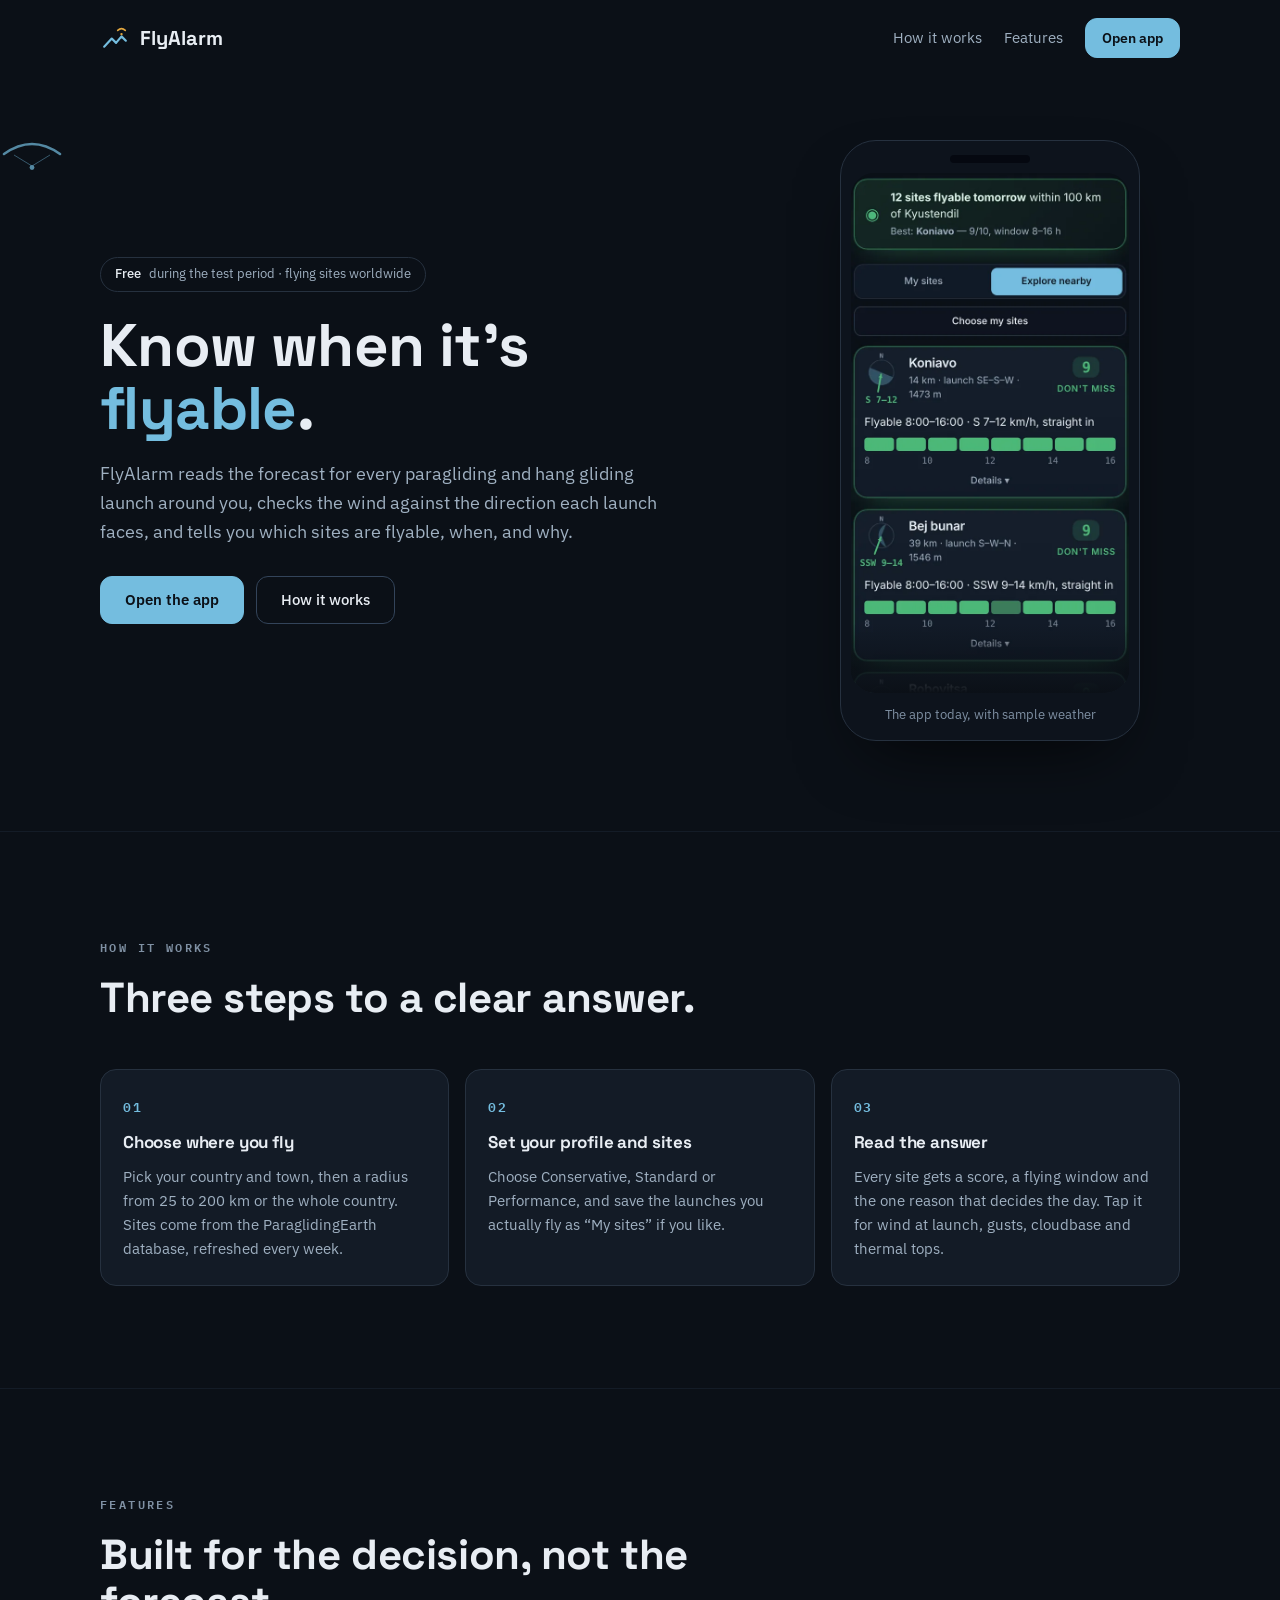
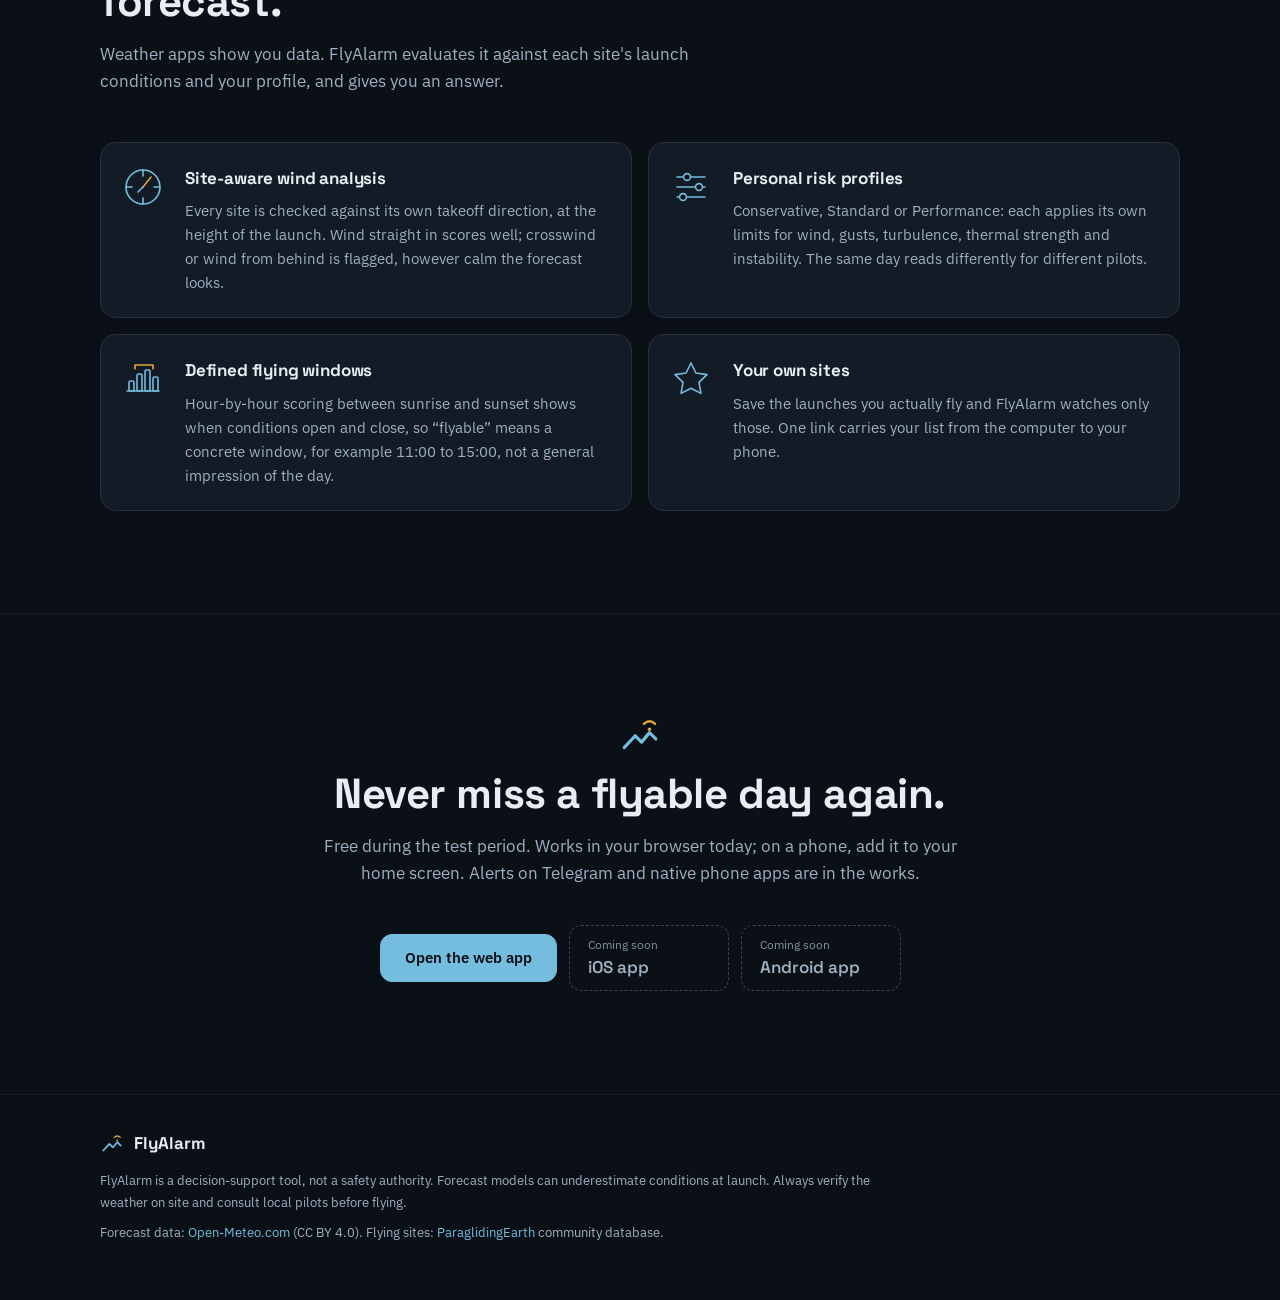
<file: index.html>
<!DOCTYPE html>
<html lang="en">
<head>
<meta charset="utf-8">
<meta name="viewport" content="width=device-width, initial-scale=1">
<title>FlyAlarm — know when it's flyable</title>
<meta name="description" content="FlyAlarm reads the forecast for every paragliding and hang gliding launch around you, checks the wind against each launch, and tells you which sites are flyable, when, and why.">
<meta name="theme-color" content="#0b1017">
<link rel="icon" href="app/icon.svg" type="image/svg+xml">
<link rel="apple-touch-icon" href="app/icon-180.png">
<link rel="preconnect" href="https://fonts.googleapis.com">
<link rel="preconnect" href="https://fonts.gstatic.com" crossorigin>
<link href="https://fonts.googleapis.com/css2?family=Space+Grotesk:wght@500;600;700&family=IBM+Plex+Sans:wght@400;500;600&family=IBM+Plex+Mono:wght@500;600&display=swap" rel="stylesheet">
<style>
:root{
  --bg:#0b1017; --panel:#131b26; --panel2:#182230; --line:#26313f;
  --ink:#e8edf3; --muted:#9fb0c1; --faint:#7f90a3; --accent:#74bddf; --amber:#e2a63e;
  --sans:"IBM Plex Sans",system-ui,-apple-system,"Segoe UI",Roboto,sans-serif;
  --display:"Space Grotesk",system-ui,-apple-system,"Segoe UI",Roboto,sans-serif;
  --mono:"IBM Plex Mono",ui-monospace,Menlo,Consolas,monospace;
}
*{box-sizing:border-box;margin:0;padding:0}
html{scroll-behavior:smooth}
body{background:var(--bg);color:var(--ink);font:16px/1.6 var(--sans);-webkit-text-size-adjust:100%}
a{color:var(--accent);text-decoration:none}
a:hover{color:#9ed3ea}
img,svg{display:block;max-width:100%}
.wrap{max-width:1120px;margin:0 auto;padding:0 20px}
h1,h2,h3{font-family:var(--display);letter-spacing:-.01em}
.kicker{font:600 12px var(--mono);letter-spacing:.2em;text-transform:uppercase;color:var(--faint)}
.btn{display:inline-flex;align-items:center;justify-content:center;gap:9px;min-height:46px;
  padding:11px 24px;border-radius:12px;border:1px solid #33445a;color:var(--ink);
  font-weight:500;font-size:15px;transition:border-color .15s,background .15s,color .15s}
.btn:hover{border-color:var(--accent);color:var(--ink)}
.btn-primary{background:var(--accent);border-color:var(--accent);color:#0b1017;font-weight:600}
.btn-primary:hover{background:#8fd0ec;border-color:#8fd0ec;color:#0b1017}
.btn-sm{min-height:40px;padding:8px 16px;font-size:14px}
@keyframes fa-glide{0%{left:-90px;top:12%}25%{top:8%}50%{top:14%}75%{top:7%}100%{left:104%;top:11%}}
@media (prefers-reduced-motion:reduce){*{animation:none!important}}

/* nav */
nav{display:flex;align-items:center;gap:22px;padding:18px 0}
.mark{display:flex;align-items:center;gap:10px;font-family:var(--display);font-weight:700;font-size:20px;color:var(--ink)}
.mark:hover{color:var(--ink)}
nav .links{margin-left:auto;display:flex;gap:22px;font-size:15px}
nav .links a{color:var(--muted)}
nav .links a:hover{color:var(--ink)}
@media (max-width:640px){ nav .links{display:none} nav .btn{margin-left:auto} }

/* hero */
.hero{position:relative;padding:clamp(24px,5vw,64px) 0 clamp(40px,7vw,90px);overflow:hidden}
.hero-grid{display:grid;gap:clamp(32px,5vw,64px);grid-template-columns:1fr;align-items:center}
@media (min-width:900px){.hero-grid{grid-template-columns:1.1fr minmax(300px,380px)}}
.pill{display:inline-flex;align-items:center;gap:8px;font-size:13px;color:var(--muted);
  border:1px solid var(--line);border-radius:99px;padding:6px 14px;margin-bottom:22px}
.pill b{color:var(--ink);font-weight:500}
h1{font-size:clamp(38px,7.5vw,60px);line-height:1.05;font-weight:700}
h1 b{color:var(--accent);font-weight:700}
.hero p.sub{color:var(--muted);font-size:clamp(16px,1.4vw,18px);max-width:33em;margin:20px 0 30px}
.cta{display:flex;flex-wrap:wrap;gap:12px}
.glider{position:absolute;z-index:0;pointer-events:none;animation:fa-glide 18s linear infinite;opacity:.7}
.hero-grid{position:relative;z-index:1}
@media (max-width:899px){ .glider{display:none} }

/* phone with the real app */
.phone{justify-self:center;width:min(300px,82vw);border:1px solid var(--line);border-radius:36px;
  background:#0d131c;padding:12px 10px 14px;box-shadow:0 30px 70px -30px rgba(0,0,0,.8)}
.phone .cam{width:80px;height:8px;border-radius:8px;background:#050810;margin:2px auto 10px}
.screen{height:min(520px,112vw);overflow:hidden;border-radius:24px;background:var(--bg);position:relative}
.screen img{width:100%;height:auto}
.screen::after{content:"";position:absolute;left:0;right:0;bottom:0;height:70px;
  background:linear-gradient(180deg,rgba(11,16,23,0),var(--bg))}
.phone-cap{margin-top:12px;text-align:center;font-size:13px;color:var(--faint)}

/* sections */
section{padding:clamp(48px,8vw,104px) 0;border-top:1px solid #141c27}
.sec-head{max-width:640px;margin-bottom:clamp(28px,4vw,48px)}
h2{font-size:clamp(28px,4.6vw,42px);line-height:1.12;margin:14px 0 16px}
.sec-head p{color:var(--muted);font-size:clamp(15px,1.3vw,17px)}
.features{display:grid;gap:16px;grid-template-columns:1fr}
@media (min-width:720px){ .features{grid-template-columns:1fr 1fr} }
.feat{display:grid;grid-template-columns:48px 1fr;gap:16px;background:var(--panel);
  border:1px solid var(--line);border-radius:16px;padding:22px 20px}
.feat svg{width:44px;height:44px;stroke:var(--accent);fill:none;stroke-width:1.6;stroke-linecap:round;stroke-linejoin:round}
.feat h3{font-size:17px;margin-bottom:7px}
.feat p{color:var(--muted);font-size:15px}
.steps{display:grid;gap:16px;grid-template-columns:repeat(auto-fit,minmax(min(240px,100%),1fr))}
.step{background:var(--panel);border:1px solid var(--line);border-radius:16px;padding:24px 22px}
.step .num{font:600 13px var(--mono);color:var(--accent);letter-spacing:.12em}
.step h3{font-size:17px;margin:10px 0 8px}
.step p{color:var(--muted);font-size:15px}

/* get */
#get{text-align:center}
#get .sec-head{margin:0 auto clamp(24px,3vw,40px)}
.stores{display:flex;flex-wrap:wrap;gap:12px;justify-content:center;align-items:center}
.store{display:flex;flex-direction:column;align-items:flex-start;min-width:160px;text-align:left;
  border:1px dashed #33445a;border-radius:12px;padding:9px 18px;color:var(--muted);cursor:default}
.store small{font-size:12px;color:var(--faint)}
.store b{font-family:var(--display);font-size:17px;font-weight:600}

footer{border-top:1px solid #141c27;padding:34px 0 56px;color:var(--muted);font-size:13px;line-height:1.7}
footer .mark{font-size:17px;margin-bottom:12px}
footer p{max-width:60em}
footer p + p{margin-top:8px}
</style>
</head>
<body>
<div class="wrap">
  <nav>
    <a class="mark" href="./">
      <svg width="30" height="26" viewBox="0 0 48 48" aria-hidden="true"><path d="M4 40 L18 25 L26 33 L36 21 L44 29" stroke="#74bddf" stroke-width="4" fill="none" stroke-linecap="round" stroke-linejoin="round"/><path d="M29 10 Q36 3.5 43 10" stroke="#e2a63e" stroke-width="3" fill="none" stroke-linecap="round"/><circle cx="36" cy="16.8" r="2.2" fill="#e2a63e"/></svg>
      FlyAlarm
    </a>
    <div class="links">
      <a href="#how">How it works</a>
      <a href="#features">Features</a>
    </div>
    <a class="btn btn-primary btn-sm" href="app/">Open app</a>
  </nav>
</div>

<header class="hero">
  <svg class="glider" width="64" height="30" viewBox="0 0 64 30" aria-hidden="true"><path d="M4 14 Q32 -6 60 14" stroke="#74bddf" stroke-width="2.5" fill="none" stroke-linecap="round"/><path d="M14 15 L32 26 L50 15" stroke="#74bddf" stroke-width="1" fill="none" opacity=".6"/><circle cx="32" cy="27.5" r="2.4" fill="#74bddf"/></svg>
  <div class="wrap hero-grid">
    <div>
      <span class="pill"><b>Free</b> during the test period · flying sites worldwide</span>
      <h1>Know when it's <b>flyable</b>.</h1>
      <p class="sub">FlyAlarm reads the forecast for every paragliding and hang gliding launch around you, checks the wind against the direction each launch faces, and tells you which sites are flyable, when, and why.</p>
      <div class="cta">
        <a class="btn btn-primary" href="app/">Open the app</a>
        <a class="btn" href="#how">How it works</a>
      </div>
    </div>
    <figure class="phone">
      <div class="cam" aria-hidden="true"></div>
      <div class="screen">
        <picture>
          <source srcset="assets/app-preview.webp" type="image/webp">
          <img src="assets/app-preview.jpg" width="600" height="1416" loading="eager"
            alt="FlyAlarm on a phone: 12 sites flyable tomorrow near Kyustendil, with site cards showing score, flying window and wind against the launch">
        </picture>
      </div>
      <figcaption class="phone-cap">The app today, with sample weather</figcaption>
    </figure>
  </div>
</header>

<section id="how">
  <div class="wrap">
    <div class="sec-head">
      <span class="kicker">How it works</span>
      <h2>Three steps to a clear answer.</h2>
    </div>
    <div class="steps">
      <div class="step"><span class="num">01</span><h3>Choose where you fly</h3>
        <p>Pick your country and town, then a radius from 25 to 200 km or the whole country. Sites come from the ParaglidingEarth database, refreshed every week.</p></div>
      <div class="step"><span class="num">02</span><h3>Set your profile and sites</h3>
        <p>Choose Conservative, Standard or Performance, and save the launches you actually fly as “My sites” if you like.</p></div>
      <div class="step"><span class="num">03</span><h3>Read the answer</h3>
        <p>Every site gets a score, a flying window and the one reason that decides the day. Tap it for wind at launch, gusts, cloudbase and thermal tops.</p></div>
    </div>
  </div>
</section>

<section id="features">
  <div class="wrap">
    <div class="sec-head">
      <span class="kicker">Features</span>
      <h2>Built for the decision, not the forecast.</h2>
      <p>Weather apps show you data. FlyAlarm evaluates it against each site's launch conditions and your profile, and gives you an answer.</p>
    </div>
    <div class="features">
      <div class="feat">
        <svg viewBox="0 0 44 44" aria-hidden="true"><circle cx="22" cy="22" r="17"/><path d="M22 5v6M22 33v6M5 22h6M33 22h6"/><path d="M22 22 L30 12" stroke="#e2a63e"/><path d="M17 27 L22 22"/></svg>
        <div><h3>Site-aware wind analysis</h3>
        <p>Every site is checked against its own takeoff direction, at the height of the launch. Wind straight in scores well; crosswind or wind from behind is flagged, however calm the forecast looks.</p></div>
      </div>
      <div class="feat">
        <svg viewBox="0 0 44 44" aria-hidden="true"><path d="M8 12h28M8 22h28M8 32h28"/><circle cx="18" cy="12" r="3.4" fill="#0b1017"/><circle cx="30" cy="22" r="3.4" fill="#0b1017"/><circle cx="14" cy="32" r="3.4" fill="#0b1017"/></svg>
        <div><h3>Personal risk profiles</h3>
        <p>Conservative, Standard or Performance: each applies its own limits for wind, gusts, turbulence, thermal strength and instability. The same day reads differently for different pilots.</p></div>
      </div>
      <div class="feat">
        <svg viewBox="0 0 44 44" aria-hidden="true"><path d="M6 34h32"/><rect x="8" y="24" width="5" height="10" rx="1.4"/><rect x="16" y="17" width="5" height="17" rx="1.4"/><rect x="24" y="13" width="5" height="21" rx="1.4"/><rect x="32" y="20" width="5" height="14" rx="1.4"/><path d="M14 8h18M14 8v4M32 8v4" stroke="#e2a63e"/></svg>
        <div><h3>Defined flying windows</h3>
        <p>Hour-by-hour scoring between sunrise and sunset shows when conditions open and close, so “flyable” means a concrete window, for example 11:00 to 15:00, not a general impression of the day.</p></div>
      </div>
      <div class="feat">
        <svg viewBox="0 0 44 44" aria-hidden="true"><path d="M22 6l4.9 10 11.1 1.6-8 7.8 1.9 11L22 31.2l-9.9 5.2 1.9-11-8-7.8 11.1-1.6z"/></svg>
        <div><h3>Your own sites</h3>
        <p>Save the launches you actually fly and FlyAlarm watches only those. One link carries your list from the computer to your phone.</p></div>
      </div>
    </div>
  </div>
</section>

<section id="get">
  <div class="wrap">
    <div class="sec-head">
      <svg width="44" height="38" viewBox="0 0 48 48" style="margin:0 auto 16px" aria-hidden="true"><path d="M4 40 L18 25 L26 33 L36 21 L44 29" stroke="#74bddf" stroke-width="4" fill="none" stroke-linecap="round" stroke-linejoin="round"/><path d="M29 10 Q36 3.5 43 10" stroke="#e2a63e" stroke-width="3" fill="none" stroke-linecap="round"/><circle cx="36" cy="16.8" r="2.2" fill="#e2a63e"/></svg>
      <h2>Never miss a flyable day again.</h2>
      <p>Free during the test period. Works in your browser today; on a phone, add it to your home screen. Alerts on Telegram and native phone apps are in the works.</p>
    </div>
    <div class="stores">
      <a class="btn btn-primary" href="app/">Open the web app</a>
      <span class="store" aria-disabled="true"><small>Coming soon</small><b>iOS app</b></span>
      <span class="store" aria-disabled="true"><small>Coming soon</small><b>Android app</b></span>
    </div>
  </div>
</section>

<footer>
  <div class="wrap">
    <a class="mark" href="./">
      <svg width="24" height="21" viewBox="0 0 48 48" aria-hidden="true"><path d="M4 40 L18 25 L26 33 L36 21 L44 29" stroke="#74bddf" stroke-width="4" fill="none" stroke-linecap="round" stroke-linejoin="round"/><path d="M29 10 Q36 3.5 43 10" stroke="#e2a63e" stroke-width="3" fill="none" stroke-linecap="round"/><circle cx="36" cy="16.8" r="2.2" fill="#e2a63e"/></svg>
      FlyAlarm
    </a>
    <p>FlyAlarm is a decision-support tool, not a safety authority. Forecast models can underestimate conditions at launch. Always verify the weather on site and consult local pilots before flying.</p>
    <p>Forecast data: <a href="https://open-meteo.com/" target="_blank" rel="noopener">Open-Meteo.com</a> (CC BY 4.0). Flying sites: <a href="https://www.paraglidingearth.com/" target="_blank" rel="noopener">ParaglidingEarth</a> community database.</p>
  </div>
</footer>
</body>
</html>
</file>
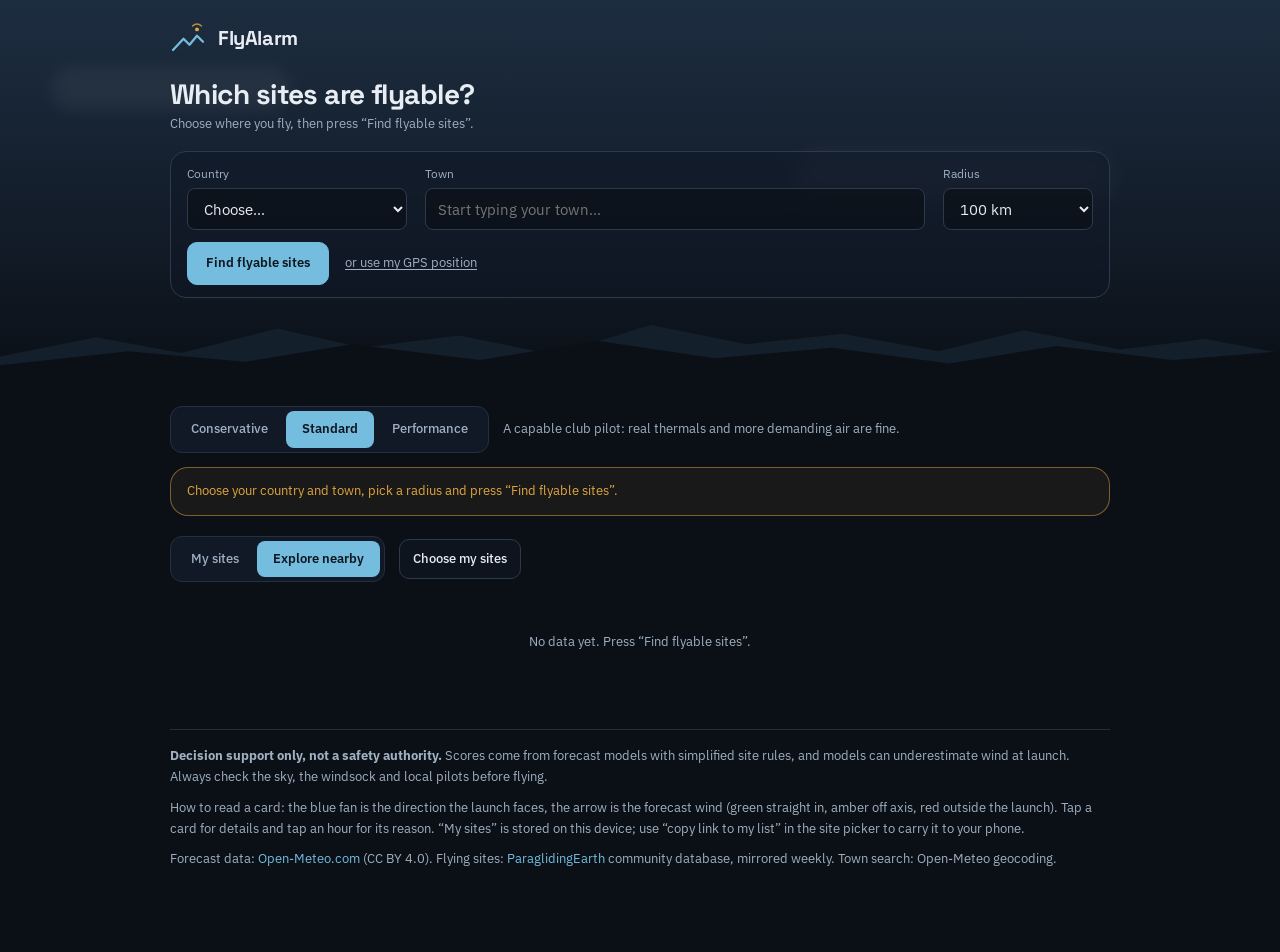
<file: app/index.html>
<!DOCTYPE html>
<html lang="en">
<head>
<meta charset="utf-8">
<meta name="viewport" content="width=device-width, initial-scale=1, viewport-fit=cover">
<title>FlyAlarm — know when it's flyable</title>
<meta name="description" content="Which paragliding and hang gliding sites around you are flyable, when, and why.">
<meta name="theme-color" content="#0b1017">
<link rel="manifest" href="./manifest.webmanifest">
<link rel="icon" href="./icon.svg" type="image/svg+xml">
<link rel="apple-touch-icon" href="./icon-180.png">
<meta name="apple-mobile-web-app-capable" content="yes">
<meta name="mobile-web-app-capable" content="yes">
<meta name="apple-mobile-web-app-status-bar-style" content="black-translucent">
<meta name="apple-mobile-web-app-title" content="FlyAlarm">
<link rel="preconnect" href="https://fonts.googleapis.com">
<link rel="preconnect" href="https://fonts.gstatic.com" crossorigin>
<link href="https://fonts.googleapis.com/css2?family=Space+Grotesk:wght@500;600;700&family=IBM+Plex+Mono:wght@400;500;600&family=IBM+Plex+Sans:wght@400;500;600&display=swap" rel="stylesheet">
<link rel="stylesheet" href="./styles.css">
<!-- FlyAlarm app v1.6 -->
</head>
<body>
<div class="hero">
  <span class="cloud c1"></span><span class="cloud c2"></span>
  <div class="wrap">
    <header>
      <div class="mark">
        <a href="../" class="mark-link" title="FlyAlarm home">
        <svg width="36" height="36" viewBox="0 0 48 48" aria-hidden="true">
          <path d="M4 40 L18 25 L26 33 L36 21 L44 29" stroke="var(--accent)" stroke-width="3" fill="none" stroke-linecap="round" stroke-linejoin="round"/>
          <path d="M30 8 Q36 2.5 42 8" stroke="var(--amber)" stroke-width="1.8" fill="none" stroke-linecap="round" opacity=".8"/>
          <circle cx="36" cy="12.5" r="2.6" fill="var(--amber)"/>
        </svg>
        <span class="wordmark">FlyAlarm</span>
        </a>
      </div>
    </header>

    <h1 id="today-line">Which sites are flyable?</h1>
    <p id="today-sub"></p>

    <div class="settings" id="settings">
      <div class="place-summary" id="place-summary" hidden>
        <span class="place-ico" aria-hidden="true">
          <svg width="16" height="16" viewBox="0 0 24 24"><path d="M12 22s7-6.2 7-12a7 7 0 1 0-14 0c0 5.8 7 12 7 12z" fill="none" stroke="currentColor" stroke-width="2"/><circle cx="12" cy="10" r="2.6" fill="currentColor"/></svg>
        </span>
        <span id="place-line"></span>
        <button class="site-act" id="place-edit" type="button">Change</button>
      </div>
      <div class="place-form" id="place-form">
        <label class="f-country"><span class="f-label">Country</span>
          <select id="country"><option value="">Choose…</option></select>
        </label>
        <label class="f-city"><span class="f-label">Town</span>
          <input id="city" type="text" autocomplete="off" spellcheck="false" placeholder="Start typing your town…"
            role="combobox" aria-autocomplete="list" aria-expanded="false" aria-controls="city-list">
        </label>
        <label class="f-radius"><span class="f-label">Radius</span>
          <select id="radius">
            <option value="25">25 km</option>
            <option value="50">50 km</option>
            <option value="100" selected>100 km</option>
            <option value="200">200 km</option>
            <option value="country">Whole country</option>
          </select>
        </label>
        <div class="form-acts">
          <button class="btn btn-primary" id="search">Find flyable sites</button>
          <button class="site-act" id="geo" type="button">or use my GPS position</button>
        </div>
      </div>
    </div>
    <p id="status" role="status" aria-live="polite"></p>
  </div>
  <div class="ridge" aria-hidden="true"></div>
</div>

<div class="wrap">
  <div class="controls">
    <nav id="day-tabs" aria-label="Forecast day"></nav>
    <div class="tier-row">
      <div class="seg" role="group" aria-label="Pilot profile">
        <button data-tier="conservative">Conservative</button>
        <button data-tier="standard">Standard</button>
        <button data-tier="performance">Performance</button>
      </div>
      <span id="tier-blurb"></span>
    </div>
  </div>

  <div id="banner" hidden></div>
  <div id="alert" hidden></div>

  <div class="viewbar">
    <div class="seg" role="group" aria-label="Which sites">
      <button data-view="watch">My sites <span id="watch-count" class="count"></span></button>
      <button data-view="explore">Explore nearby</button>
    </div>
    <button class="btn btn-small" id="manage">Choose my sites</button>
  </div>

  <main id="cards"></main>

  <footer>
    <p><strong>Decision support only, not a safety authority.</strong>
    Scores come from forecast models with simplified site rules, and models can underestimate wind at launch.
    Always check the sky, the windsock and local pilots before flying.</p>
    <p>How to read a card: the blue fan is the direction the launch faces, the arrow is the forecast wind
    (green straight in, amber off axis, red outside the launch). Tap a card for details and tap an hour for its reason.
    “My sites” is stored on this device; use “copy link to my list” in the site picker to carry it to your phone.</p>
    <p class="credits">Forecast data: <a href="https://open-meteo.com/" target="_blank" rel="noopener">Open-Meteo.com</a> (CC BY 4.0).
    Flying sites: <a href="https://www.paraglidingearth.com/" target="_blank" rel="noopener">ParaglidingEarth</a> community database, mirrored weekly.
    Town search: Open-Meteo geocoding.</p>
    <p class="data-line" id="source"></p>
  </footer>

  <div id="picker" class="picker" hidden role="dialog" aria-modal="true" aria-labelledby="picker-title">
    <div class="picker-box">
      <div class="picker-head">
        <h3 id="picker-title">Choose my sites</h3>
        <button class="site-act" id="picker-close">Close</button>
      </div>
      <p class="picker-sub">Tick the launches you fly. Only these are monitored in “My sites”. The list follows your location and radius.</p>
      <input id="picker-filter" type="search" placeholder="Filter by name…" autocomplete="off">
      <div id="picker-list" class="picker-list"></div>
      <div class="picker-foot">
        <span id="picker-count"></span>
        <button class="site-act" id="share-list">copy link to my list</button>
        <button class="btn btn-primary btn-small" id="picker-done">Done</button>
      </div>
    </div>
  </div>
</div>

<ul id="city-list" class="city-list" role="listbox" aria-label="Matching towns" hidden></ul>

<script src="./core.js"></script>
<script src="./ui.js" defer></script>
</body>
</html>
</file>
<file: app/styles.css>
:root{
  --bg:#0b1017; --hero-top:#1d2d40; --hero-mid:#131d2a;
  --panel:#111927; --panel2:#151f2c; --line:#24303f; --line2:#2c3a4c;
  --ink:#e8edf3; --muted:#9fb0c1; --faint:#68798c;
  --good:#4cb877; --good-soft:#2c5a43; --amber:#e2a63e; --bad:#d75b40;
  --accent:#74bddf; --r:18px;
}
*{box-sizing:border-box;margin:0;padding:0}
html{-webkit-text-size-adjust:100%}
body{color:var(--ink);font:15px/1.6 "IBM Plex Sans",system-ui,sans-serif;
  background:var(--bg);min-height:100vh;padding-bottom:72px}
.wrap{max-width:980px;margin:0 auto;padding:0 20px}
button{font:inherit;color:inherit;background:none;border:none;cursor:pointer}
button:focus-visible,select:focus-visible,input:focus-visible{outline:2px solid var(--accent);outline-offset:2px}
a{color:var(--accent);text-decoration:none}
a:hover{color:#9ed3ea}

/* ---------- hero header ---------- */
.hero{position:relative;overflow:hidden;padding-bottom:104px;
  background:linear-gradient(180deg,var(--hero-top) 0%,var(--hero-mid) 58%,var(--bg) 100%)}
.hero .cloud{position:absolute;border-radius:60px;background:#fff;pointer-events:none}
.hero .c1{top:18%;left:4%;width:240px;height:44px;opacity:.045;filter:blur(7px);animation:drift 30s linear infinite alternate}
.hero .c2{top:40%;left:62%;width:320px;height:54px;opacity:.035;filter:blur(9px);animation:drift 40s linear infinite alternate-reverse}
header{position:relative;z-index:2;display:flex;align-items:center;gap:13px;flex-wrap:wrap;padding:26px 0 0}
.mark{display:flex;align-items:center;gap:12px}
.mark svg{display:block}
.mark-link{display:flex;align-items:center;gap:12px;color:inherit}
.mark-link:hover{color:inherit;opacity:.85}
.wordmark{font-family:"Space Grotesk",system-ui,sans-serif;font-weight:700;font-size:25px;letter-spacing:-.02em}
.build{font-family:"IBM Plex Mono",ui-monospace,Menlo,monospace;font-size:10px;color:var(--faint);
  border:1px solid var(--line2);border-radius:6px;padding:3px 8px;
  letter-spacing:.12em;text-transform:uppercase}
.head-right{margin-left:auto;display:flex;gap:10px;align-items:center;flex-wrap:wrap}
.btn{border:1px solid var(--line2);border-radius:10px;padding:10px 18px;
  font-size:13.5px;font-weight:500;background:rgba(17,25,39,.45);
  transition:border-color .15s,background .15s}
.btn:hover{border-color:var(--accent)}
.btn-primary{border-color:var(--accent);color:#0e1620;background:var(--accent);font-weight:600}
.btn-primary:hover{background:#9ed3ea;border-color:#9ed3ea}
#today-line{position:relative;z-index:2;font-family:"Space Grotesk",system-ui,sans-serif;font-weight:700;
  font-size:clamp(26px,4.6vw,40px);letter-spacing:-.025em;line-height:1.1;
  width:100%;padding:34px 0 2px;animation:rise .7s ease-out both}
.head-meta{position:relative;z-index:2;display:flex;gap:18px;flex-wrap:wrap;padding:6px 0 0}
#source,#status{font-family:"IBM Plex Mono",ui-monospace,Menlo,monospace;font-size:11.5px;color:var(--faint)}

/* settings panel */
.settings{position:relative;z-index:2;display:flex;flex-wrap:wrap;gap:12px 18px;align-items:center;
  margin-top:24px;padding:15px 18px;font-size:13px;color:var(--muted);
  background:rgba(17,25,39,.55);border:1px solid var(--line2);border-radius:16px;
  backdrop-filter:blur(6px);animation:rise .7s ease-out .1s both}
.settings label{display:flex;align-items:center;gap:8px}
.settings select,.settings input{background:rgba(11,16,23,.7);color:var(--ink);
  border:1px solid var(--line2);border-radius:8px;padding:8px 10px;
  font:12.5px "IBM Plex Mono",ui-monospace,Menlo,monospace}
.settings select:hover,.settings input:hover{border-color:#3a4c60}
.settings input{width:96px}
.btn-small{padding:8px 13px;font-size:12.5px}
.around{display:flex;align-items:center;gap:8px}
.around b{font-family:"IBM Plex Mono",ui-monospace,Menlo,monospace;font-size:12.5px;font-weight:600;color:var(--ink);
  background:rgba(11,16,23,.7);border:1px solid var(--line2);border-radius:8px;padding:8px 12px}

/* ridge + beacon */
.ridge{position:absolute;left:0;right:0;bottom:0;height:80px;z-index:0;
  background-repeat:no-repeat;background-position:bottom;background-size:100% 80px;
  background-image:url("data:image/svg+xml,%3Csvg xmlns='http://www.w3.org/2000/svg' viewBox='0 0 1200 64' preserveAspectRatio='none'%3E%3Cpath d='M0 64 L0 44 L90 22 L170 40 L260 12 L340 34 L430 20 L520 42 L610 8 L700 30 L790 18 L880 38 L960 14 L1050 36 L1130 24 L1200 40 L1200 64 Z' fill='%23141f2c'/%3E%3Cpath d='M0 64 L0 54 L120 38 L230 50 L330 30 L450 48 L560 26 L670 46 L780 34 L890 52 L990 32 L1100 48 L1200 38 L1200 64 Z' fill='%230b1017'/%3E%3C/svg%3E")}
.beacon{position:absolute;left:50.83%;bottom:69px;width:0;height:0;z-index:1}
.beacon i{position:absolute;left:-26px;top:-26px;width:52px;height:52px;border-radius:50%;
  border:2px solid var(--amber);animation:ping 3s ease-out infinite}
.beacon i + i{animation-delay:1.5s}
.beacon b{position:absolute;left:-4px;top:-4px;width:8px;height:8px;border-radius:50%;
  background:var(--amber);box-shadow:0 0 14px 3px rgba(226,166,62,.5)}

@keyframes ping{0%{transform:scale(.35);opacity:.9}70%{opacity:0}100%{transform:scale(1);opacity:0}}
@keyframes drift{0%{transform:translateX(0)}100%{transform:translateX(-130px)}}
@keyframes rise{from{opacity:0;transform:translateY(14px)}to{opacity:1;transform:translateY(0)}}

/* ---------- alert hero ---------- */
#alert{display:flex;gap:15px;align-items:center;margin:26px 0 0;
  padding:19px 22px;border-radius:var(--r);font-size:15.5px;line-height:1.5;
  border:1px solid var(--line);background:linear-gradient(180deg,var(--panel2),var(--panel))}
#alert .a-ico{font-size:22px;line-height:1}
#alert .a-sub{color:var(--muted);font-size:13.5px}
#alert.a-good{border-color:rgba(76,184,119,.6);color:#d9f3e3;
  background:linear-gradient(135deg,rgba(76,184,119,.15),rgba(76,184,119,.04));
  box-shadow:0 0 0 1px rgba(76,184,119,.15),0 14px 40px -18px rgba(76,184,119,.45)}
#alert.a-good .a-ico{color:var(--good)}
#alert.a-mid{border-color:rgba(226,166,62,.45);background:rgba(226,166,62,.06);color:#f0dcb2}
#alert.a-mid .a-ico{color:var(--amber)}
#alert.a-none{color:var(--muted)}
#banner{margin:14px 0 0;padding:13px 16px;border:1px solid rgba(226,166,62,.5);
  border-radius:var(--r);color:var(--amber);font-size:13.5px;background:rgba(226,166,62,.06)}

/* ---------- controls ---------- */
.controls{display:flex;flex-wrap:wrap;gap:14px;align-items:center;padding:24px 0 0}
.seg{display:flex;gap:2px;padding:4px;border:1px solid var(--line);border-radius:12px;background:var(--panel)}
.seg button{padding:8px 16px;font-size:13px;font-weight:500;color:var(--muted);border-radius:8px;
  transition:background .15s,color .15s}
.seg button:hover{color:var(--ink)}
.seg button.active{background:var(--accent);color:#0e1620;font-weight:600}
#tier-blurb{font-size:12.5px;color:var(--faint)}
#day-tabs{display:flex;gap:10px;padding:16px 0 2px;width:100%}
.tab{font-family:"Space Grotesk",system-ui,sans-serif;font-weight:600;font-size:15px;color:var(--muted);
  text-align:left;padding:9px 18px 7px;border:1px solid var(--line);border-radius:13px;
  background:var(--panel);transition:border-color .15s,color .15s}
.tab:hover{border-color:var(--line2);color:var(--ink)}
.tab .tab-date{font-family:"IBM Plex Mono",ui-monospace,Menlo,monospace;font-size:10.5px;font-weight:400;
  display:block;color:var(--faint);padding-top:1px}
.tab.active{color:var(--ink);border-color:rgba(116,189,223,.55);
  background:rgba(116,189,223,.08);box-shadow:0 0 0 1px rgba(116,189,223,.2)}
.legend{display:flex;gap:16px;flex-wrap:wrap;padding:14px 0 20px;font-size:12px;color:var(--muted)}
.legend i{display:inline-block;width:11px;height:11px;border-radius:3px;
  vertical-align:-1px;margin-right:5px}
.l-good{background:var(--good)} .l-ok{background:var(--good-soft)}
.l-soft{background:var(--amber)} .l-gated{background:#241d1c;border:1px solid var(--bad)}

/* ---------- cards ---------- */
.card{background:linear-gradient(180deg,var(--panel2),var(--panel));
  border:1px solid var(--line);border-radius:var(--r);
  padding:22px 24px 17px;margin-bottom:16px;
  transition:transform .15s,border-color .15s;animation:rise .4s ease-out both}
.card:hover{border-color:#3a4c60;transform:translateY(-2px)}
.v-top{border-color:rgba(76,184,119,.5);
  box-shadow:0 0 0 1px rgba(76,184,119,.22),0 14px 40px -18px rgba(76,184,119,.45)}
.v-err{opacity:.55}
.card-head{display:flex;gap:18px;align-items:center}
.titles{min-width:0;flex:1}
.rankline{display:flex;gap:8px;align-items:center;padding-bottom:3px}
.rank{font-family:"IBM Plex Mono",ui-monospace,Menlo,monospace;font-size:11.5px;color:var(--faint)}
.chip{font-family:"IBM Plex Mono",ui-monospace,Menlo,monospace;font-size:9.5px;color:var(--amber);
  border:1px solid rgba(226,166,62,.4);border-radius:5px;padding:1.5px 6px;
  letter-spacing:.06em;text-transform:uppercase}
.chip-tag{color:var(--accent);border-color:rgba(116,189,223,.4)}
.titles h2{font-family:"Space Grotesk",system-ui,sans-serif;font-weight:600;font-size:21px;
  letter-spacing:-.015em;line-height:1.15;white-space:nowrap;overflow:hidden;text-overflow:ellipsis}
.meta{font-family:"IBM Plex Mono",ui-monospace,Menlo,monospace;font-size:11.5px;color:var(--muted);padding-top:4px}
.compass{flex:none}
.cmp-n{font:600 9px "IBM Plex Mono",ui-monospace,Menlo,monospace;fill:var(--muted)}
.cmp-q{font:600 15px "IBM Plex Mono",ui-monospace,Menlo,monospace;fill:var(--faint)}
.score{flex:none;text-align:center}
.gauge .g-num{font:600 17px "IBM Plex Mono",ui-monospace,Menlo,monospace;fill:currentColor}
.verdict{font-family:"IBM Plex Mono",ui-monospace,Menlo,monospace;font-weight:600;font-size:10.5px;
  letter-spacing:.12em;text-transform:uppercase;padding-top:5px}
.v-top .score{color:var(--good)} .v-good .score{color:#7fc795}
.v-marg .score,.v-poor .score{color:var(--amber)} .v-nofly .score{color:var(--bad)}

/* hour strip + window bracket */
.strip-wrap{position:relative;padding:29px 0 4px}
.strip{display:flex;gap:3px}
.cell{flex:1;height:24px;border-radius:6px}
.c-good{background:var(--good)}
.c-ok{background:var(--good-soft)}
.c-soft{background:repeating-linear-gradient(135deg,var(--amber) 0 5px,#8a6a2a 5px 10px)}
.c-gated{background:#241d1c;border:1px solid rgba(215,91,64,.55)}
.bracket{position:absolute;top:11px;height:12px;
  border-left:2px solid var(--accent);border-right:2px solid var(--accent)}
.bracket::before{content:"";position:absolute;left:0;right:0;top:5px;border-top:1.5px solid var(--accent)}
.bracket span{position:absolute;top:-9px;left:50%;transform:translateX(-50%);
  font-family:"IBM Plex Mono",ui-monospace,Menlo,monospace;font-size:10.5px;color:var(--accent);
  background:var(--panel2);padding:0 6px;white-space:nowrap}
.ticks{display:flex;justify-content:space-between;
  font-family:"IBM Plex Mono",ui-monospace,Menlo,monospace;font-size:10px;color:var(--faint);padding-top:6px}

.reasons{list-style:none;padding:11px 0 2px;font-size:13.5px}
.reasons li{padding:2.5px 0 2.5px 16px;position:relative;color:#c6d1dd}
.reasons li::before{content:"";position:absolute;left:2px;top:11px;
  width:5px;height:5px;border-radius:50%;background:var(--faint)}
.reasons li.r-storm{color:var(--amber)}
.stats{font-family:"IBM Plex Mono",ui-monospace,Menlo,monospace;font-size:11.5px;color:var(--muted);
  padding-top:10px;border-top:1px solid var(--line);margin-top:10px}
.site-act{font-family:"IBM Plex Mono",ui-monospace,Menlo,monospace;font-size:10.5px;color:var(--faint);background:none;border:none;padding:0;cursor:pointer;text-decoration:underline;text-underline-offset:2px}
.site-act:hover{color:var(--accent)}
a.site-act{color:var(--faint)}
a.site-act:hover{color:var(--accent)}
.note{font-size:12px;color:var(--faint);padding-top:6px}
.empty{color:var(--muted);padding:36px 0;text-align:center}

footer{border-top:1px solid var(--line);margin-top:40px;padding-top:16px;
  font-size:12px;color:var(--faint);line-height:1.65}
footer strong{color:var(--muted)}
footer code{font-family:"IBM Plex Mono",ui-monospace,Menlo,monospace;font-size:11px;color:var(--muted)}

@media (max-width:640px){
  .wordmark{font-size:21px}
  .card{padding:16px 15px 13px}
  .card-head{gap:12px}
  .compass{width:52px;height:52px}
  .titles h2{font-size:18px;white-space:normal}
  .beacon{display:none}
}
@media (prefers-reduced-motion:reduce){
  *{transition:none!important;animation:none!important}
  .card:hover{transform:none}
}


/* ============================================================
   Responsive & fluid-type layer (v1.1) — sizes only, the
   palette, typefaces and components above are untouched.
   ============================================================ */
:root { --fs-base: clamp(14px, 0.6vw + 12px, 16px); }
html { font-size: var(--fs-base); }
body { font-size: 1rem; }
/* removed in v1.6: oversized date heading */
.card h2 { font-size: clamp(18px, 2.2vw + 10px, 25px); }
.reasons { font-size: clamp(13px, 0.4vw + 11.5px, 13.5px); }
.stats, .meta { font-size: clamp(10.5px, 0.35vw + 9.5px, 11.5px); }
.btn, select, input, .tab { min-height: 40px; }

@media (pointer: coarse) {
  .site-act { padding: 6px 2px; }
  .cell { height: 26px; }
}
@media (max-width: 820px) {
  .wrap { padding-left: 4px; padding-right: 4px; }
  .settings { gap: 8px 10px; }
  .compass { width: 54px; height: 54px; }
}
@media (max-width: 560px) {
  .settings { align-items: stretch; }
  .settings label { flex: 1 1 100%; }
  .settings select, .settings input { min-width: 0; }
  #search { flex: 1 1 100%; }
  #day-tabs { overflow-x: auto; flex-wrap: nowrap; scrollbar-width: none; }
  #day-tabs::-webkit-scrollbar { display: none; }
  .card { padding: 13px 12px 11px; }
  .card-head { gap: 10px; }
  .compass { width: 48px; height: 48px; }
  .gauge { width: 50px; height: 50px; }
  .titles h2 { white-space: normal; }
  #alert { font-size: 14px; padding: 13px 14px; }
}


/* v1.2.1 — phone card-header fix: chips wrap instead of sliding
   under the gauge; meta no longer collides with the verdict */
@media (max-width:560px){
  .card-head{flex-wrap:wrap;row-gap:8px}
  .rankline{flex-wrap:wrap;row-gap:4px;padding-right:6px}
  .titles{min-width:0;flex:1 1 55%}
  .titles h2{overflow-wrap:anywhere}
  .meta{white-space:normal;line-height:1.5;padding-right:4px}
  .score{flex:none;margin-left:auto}
}


/* ============================================================
   v1.3 — My sites: view switch, picker, card toggle
   ============================================================ */
.viewbar{display:flex;flex-wrap:wrap;align-items:center;gap:10px 14px;margin:22px 0 0}
.seg .count{display:inline-block;min-width:18px;margin-left:6px;padding:0 6px;border-radius:9px;
  font:600 11px "IBM Plex Mono",ui-monospace,Menlo,monospace;line-height:18px;text-align:center;background:rgba(116,189,223,.18);color:var(--accent)}
.seg .count:empty{display:none}
.seg button.active .count{background:rgba(14,22,32,.25);color:#0e1620}
.watch-act.on{color:var(--accent)}
.empty-watch{margin:26px 0;padding:28px 24px;text-align:center;border:1px dashed var(--line2);
  border-radius:var(--r);background:var(--panel)}
.empty-watch h3{font-family:"Space Grotesk",system-ui,sans-serif;font-size:20px;margin-bottom:8px}
.empty-watch p{color:var(--muted);max-width:30em;margin:0 auto 18px}
.empty-acts{display:flex;flex-wrap:wrap;gap:10px;justify-content:center}

.picker{position:fixed;inset:0;z-index:50;display:flex;align-items:center;justify-content:center;
  padding:16px;background:rgba(5,8,13,.72);backdrop-filter:blur(3px)}
.picker[hidden]{display:none}
body.picker-open{overflow:hidden}
.picker-box{width:min(620px,100%);max-height:min(86vh,760px);display:flex;flex-direction:column;
  background:linear-gradient(180deg,var(--panel2),var(--panel));border:1px solid var(--line2);
  border-radius:var(--r);box-shadow:0 30px 80px -30px rgba(0,0,0,.9);overflow:hidden}
.picker-head{display:flex;align-items:center;justify-content:space-between;padding:18px 20px 4px}
.picker-head h3{font-family:"Space Grotesk",system-ui,sans-serif;font-size:20px}
.picker-sub{padding:0 20px;color:var(--muted);font-size:13.5px}
#picker-filter{margin:14px 20px 8px;padding:10px 12px;border-radius:10px;border:1px solid var(--line2);
  background:rgba(11,16,23,.7);color:var(--ink);font:14px "IBM Plex Sans",system-ui,sans-serif;min-height:42px}
#picker-filter:focus{outline:none;border-color:var(--accent)}
.picker-list{flex:1;overflow-y:auto;padding:0 12px 8px;-webkit-overflow-scrolling:touch}
.pick-sec{font:600 11px "IBM Plex Mono",ui-monospace,Menlo,monospace;letter-spacing:.14em;text-transform:uppercase;color:var(--faint);
  padding:14px 8px 6px;position:sticky;top:0;background:var(--panel2)}
.pick-row{display:grid;grid-template-columns:22px 1fr;column-gap:12px;align-items:center;
  padding:10px 8px;border-radius:10px;cursor:pointer;min-height:48px}
.pick-row:hover{background:rgba(116,189,223,.06)}
.pick-row input{width:18px;height:18px;accent-color:var(--accent);grid-row:span 2}
.pick-name{font-weight:500}
.pick-meta{grid-column:2;font:11.5px "IBM Plex Mono",ui-monospace,Menlo,monospace;color:var(--muted)}
.pick-empty{padding:18px 8px;color:var(--muted)}
.picker-foot{display:flex;align-items:center;gap:14px;padding:12px 20px;border-top:1px solid var(--line)}
#picker-count{font:12px "IBM Plex Mono",ui-monospace,Menlo,monospace;color:var(--muted);margin-right:auto}
@media (max-width:560px){
  .picker{padding:0;align-items:flex-end}
  .picker-box{width:100%;max-height:92vh;border-radius:18px 18px 0 0}
  .viewbar .seg{flex:1 1 100%}
  .viewbar .seg button{flex:1}
  #manage{flex:1 1 100%}
  .picker-foot{flex-wrap:wrap}
}


/* ============================================================
   v1.4 — explicit country / town / radius
   ============================================================ */
.settings .f-city{flex:1 1 240px}
.settings .f-city input{width:100%;min-width:0;flex:1}
.settings #country{max-width:230px}
#geo.site-act{font-size:12px}
.city-list{position:fixed;z-index:60;list-style:none;margin:0;padding:6px;max-height:min(320px,50vh);overflow-y:auto;
  border:1px solid var(--line2);border-radius:12px;background:var(--panel2);
  box-shadow:0 22px 50px -20px rgba(0,0,0,.85)}
.city-list[hidden]{display:none}
.city-list li{display:flex;align-items:baseline;justify-content:space-between;gap:12px;
  padding:10px 11px;border-radius:8px;cursor:pointer;min-height:44px;color:var(--ink)}
.city-list li small{font:11.5px "IBM Plex Mono",ui-monospace,Menlo,monospace;color:var(--muted);text-align:right}
.city-list li.active,.city-list li:hover{background:rgba(116,189,223,.13)}
.city-list li.ce{color:var(--muted);cursor:default;background:none}
@media (max-width:560px){
  .settings .f-country,.settings .f-city,.settings .f-radius{flex:1 1 100%}
  .settings #country{max-width:none}
  #geo.site-act{flex:1 1 100%;text-align:center;padding:4px 0}
}

/* a hidden alert or banner must not leave an empty bar */
#alert[hidden],#banner[hidden]{display:none}


/* ============================================================
   v1.5 — compact site cards + launch/wind indicator
   ============================================================ */
.card{cursor:pointer;padding:16px 18px 10px}
.card-head{gap:14px;align-items:flex-start}
.titles h2{font-size:clamp(17px,1.2vw + 12px,20px);white-space:normal;overflow:visible}
.meta{padding-top:3px}
.wind-box{flex:none;display:flex;flex-direction:column;align-items:center;width:66px;margin:-8px 0 0 -4px}
.wind-ind{display:block;overflow:visible}
.wi-ring{fill:none;stroke:var(--line2);stroke-width:1.4}
.wi-fan{fill:var(--accent);opacity:.32;stroke:none}
.wi-n{font:600 8.5px "IBM Plex Mono",ui-monospace,Menlo,monospace;fill:var(--faint)}
.wi-calm{fill:var(--faint)}
.wi-arrow line{stroke-width:2.6;stroke-linecap:round}
.wi-arrow.w-good line{stroke:var(--good)} .wi-arrow.w-good path{fill:var(--good)}
.wi-arrow.w-warn line{stroke:var(--amber)} .wi-arrow.w-warn path{fill:var(--amber)}
.wi-arrow.w-bad line{stroke:var(--bad)} .wi-arrow.w-bad path{fill:var(--bad)}
.wi-arrow.w-unk line{stroke:var(--muted)} .wi-arrow.w-unk path{fill:var(--muted)}
.wind-cap{font:600 10.5px "IBM Plex Mono",ui-monospace,Menlo,monospace;margin-top:1px;white-space:nowrap;color:var(--muted)}
.wind-cap.w-good{color:var(--good)} .wind-cap.w-warn{color:var(--amber)} .wind-cap.w-bad{color:var(--bad)}
.score{min-width:64px}
.score-pill{display:inline-block;min-width:42px;padding:3px 10px;border-radius:10px;
  font:600 22px/1.2 "IBM Plex Mono",ui-monospace,Menlo,monospace;text-align:center;
  background:rgba(159,176,193,.1);color:var(--muted)}
.v-top .score-pill{background:rgba(76,184,119,.16);color:var(--good)}
.v-good .score-pill{background:rgba(76,184,119,.1);color:#7fc795}
.v-marg .score-pill,.v-poor .score-pill{background:rgba(226,166,62,.13);color:var(--amber)}
.v-nofly .score-pill{background:rgba(215,91,64,.13);color:var(--bad)}
.verdict{padding-top:5px}
.summary{margin:12px 0 10px;font-size:14.5px;line-height:1.45;color:var(--ink)}
.summary.s-storm{color:var(--amber)}
.card .strip{margin-top:0}
.card .cell{height:18px;border-radius:4px}
.details{display:none;margin-top:12px;padding-top:12px;border-top:1px solid var(--line)}
.card.open .details{display:block}
.facts{display:grid;grid-template-columns:repeat(auto-fit,minmax(150px,1fr));gap:10px 18px}
.facts dt{font-size:12px;color:var(--muted)}
.facts dd{font-size:14px;color:var(--ink);font-weight:500}
.details .reasons{padding-top:12px;font-size:13px}
.card-foot{display:flex;flex-wrap:wrap;align-items:center;gap:8px;margin-top:12px}
.card-foot .acts{margin-left:auto;display:flex;flex-wrap:wrap;gap:12px}
.more{display:block;margin:8px auto 0;padding:6px 10px;background:none;border:none;cursor:pointer;
  font:500 12px "IBM Plex Sans",system-ui,sans-serif;color:var(--faint)}
.more::after{content:" ▾"}
.card.open .more::after{content:" ▴"}
.more:hover{color:var(--accent)}
@media (pointer:coarse){.card .cell{height:20px}}
@media (max-width:560px){
  .card{padding:13px 13px 8px}
  .card-head{gap:10px}
  .wind-box{width:54px}
  .wind-ind{width:58px;height:58px}
  .score{min-width:52px}
  .score-pill{font-size:19px;min-width:36px;padding:2px 8px}
  .summary{font-size:14px}
  .card-foot .acts{margin-left:0;width:100%}
}


/* ============================================================
   v1.6 — design review fixes
   Type scale: 12 / 13 / 15 / 17 / 20 / 28. Monospace for numbers only.
   Contrast: faint text 5.1:1, flyable cell 3.4:1 against the cards.
   ============================================================ */
:root{
  --faint:#7f90a3; --good-soft:#3b7d5a;
  --fs-xs:12px; --fs-sm:13px; --fs-base:15px; --fs-md:17px; --fs-lg:20px; --fs-xl:28px;
  --sans:"IBM Plex Sans",system-ui,-apple-system,"Segoe UI",Roboto,sans-serif;
  --display:"Space Grotesk",system-ui,-apple-system,"Segoe UI",Roboto,sans-serif;
  --mono:"IBM Plex Mono",ui-monospace,Menlo,Consolas,monospace;
}
body{font-family:var(--sans);font-size:var(--fs-base)}

/* header: short title instead of the big date, less decorative height */
.hero{padding-bottom:56px}
.ridge{height:56px;background-size:100% 56px}
header{padding-top:20px}
.wordmark{font-size:var(--fs-lg)}
#today-line{font-family:var(--display);font-weight:700;font-size:var(--fs-xl) !important;
  letter-spacing:-.02em;line-height:1.15;padding:22px 0 0;margin:0;position:relative;z-index:2}
#today-sub{position:relative;z-index:2;color:var(--muted);font-size:var(--fs-sm);padding-top:4px}
#status{position:relative;z-index:2;font-family:var(--sans);font-size:var(--fs-sm);color:var(--muted);
  min-height:20px;padding-top:8px}

/* settings: one line once the place is known */
.settings{display:block;margin-top:16px;padding:12px 16px}
.place-summary{display:flex;align-items:center;gap:10px;font-size:var(--fs-base);color:var(--ink)}
.place-summary[hidden],.place-form[hidden]{display:none}
.place-ico{color:var(--accent);display:flex}
#place-edit{margin-left:auto;font-size:var(--fs-sm)}
.place-form{display:flex;flex-wrap:wrap;gap:12px 18px;align-items:flex-end}
.settings label{display:flex;flex-direction:column;align-items:stretch;gap:5px}
.f-label{font-size:var(--fs-xs);color:var(--muted)}
.settings select,.settings input{font-family:var(--sans);font-size:var(--fs-base);min-height:42px;padding:8px 12px}
.settings .f-country{flex:0 1 220px}
.settings .f-city{flex:1 1 220px}
.settings .f-radius{flex:0 1 150px}
.settings #country{max-width:none;width:100%}
.form-acts{display:flex;align-items:center;gap:16px;flex-wrap:wrap}
#geo.site-act{font-size:var(--fs-sm)}

/* controls: day + profile first, then the answer */
.controls{display:block;padding-top:20px}
#day-tabs{padding:0}
.tab{font-size:var(--fs-base)}
.tab .tab-date{font-family:var(--sans);font-size:var(--fs-xs)}
.tier-row{display:flex;flex-wrap:wrap;align-items:center;gap:10px 14px;padding-top:12px}
.seg button{font-size:var(--fs-sm)}
#tier-blurb{font-size:var(--fs-sm);color:var(--muted)}
#banner{font-size:var(--fs-sm)}
#alert{font-size:var(--fs-base);margin-top:16px}
#alert .a-sub{font-size:var(--fs-sm)}
.viewbar{margin:20px 0 14px}
.btn,.btn-small{font-size:var(--fs-sm)}
.seg .count{font-family:var(--sans);font-size:var(--fs-xs)}
body > .wrap > .legend{display:none}

/* cards */
.titles h2{font-family:var(--display);font-size:var(--fs-lg)}
.meta{font-family:var(--sans);font-size:var(--fs-sm);color:var(--muted)}
.verdict{font-family:var(--sans);font-size:var(--fs-xs);letter-spacing:.06em}
.score-pill{font-family:var(--mono);font-size:var(--fs-lg)}
.wind-cap{font-family:var(--mono);font-size:var(--fs-xs)}
.wi-n{font-size:10px}
.summary{font-size:var(--fs-base)}
.card .cell{cursor:pointer}
.card .cell.sel{outline:2px solid var(--ink);outline-offset:1px}
.ticks{position:relative;display:block;height:18px;padding-top:4px;
  font-family:var(--mono);font-size:var(--fs-xs);color:var(--faint)}
.ticks span{position:absolute;transform:translateX(-50%)}
.ticks span:first-child{transform:none}
.ticks span:last-child{transform:translateX(-100%)}
.hour-info{margin-top:6px;font-size:var(--fs-sm);color:var(--ink)}
.hour-info[hidden]{display:none}
.facts dt{font-size:var(--fs-xs)}
.facts dd{font-size:var(--fs-base)}
.details .reasons{font-size:var(--fs-sm)}
.details .legend{display:flex;flex-wrap:wrap;gap:6px 14px;padding:12px 0 0;font-size:var(--fs-xs);color:var(--muted)}
.chip,.chip-tag{font-family:var(--sans);font-size:var(--fs-xs);letter-spacing:.04em}
.site-act{font-family:var(--sans);font-size:var(--fs-sm);color:var(--muted)}
.more{font-size:var(--fs-sm);color:var(--muted)}
.empty{font-size:var(--fs-sm);color:var(--muted)}

/* explore: no-go sites folded away */
.nogo-toggle{display:block;width:100%;margin:6px 0 14px;padding:13px 16px;border:1px dashed var(--line2);
  border-radius:var(--r);background:none;color:var(--muted);font-size:var(--fs-sm);text-align:center}
.nogo-toggle:hover{color:var(--ink);border-color:#3a4c60}
.nogo-list[hidden]{display:none}

/* picker + town list */
.pick-meta,.city-list li small{font-family:var(--sans);font-size:var(--fs-xs)}
.picker-sub{font-size:var(--fs-sm)}
#picker-count{font-family:var(--sans);font-size:var(--fs-xs)}

/* footer */
footer{font-size:var(--fs-sm);color:var(--muted);line-height:1.6}
footer p + p{margin-top:10px}
footer .credits a{color:var(--accent)}
.data-line{font-size:var(--fs-xs);color:var(--faint)}

@media (min-width:720px){ #today-line{font-size:var(--fs-xl) !important} }
@media (max-width:719px){ #today-line{font-size:24px !important} }
@media (max-width:560px){
  .hero{padding-bottom:40px}
  .ridge{height:40px;background-size:100% 40px}
  .place-form{gap:10px}
  .settings .f-country,.settings .f-city,.settings .f-radius{flex:1 1 100%}
  .settings select,.settings input{margin-left:0;width:100%}
  .form-acts{width:100%;flex-direction:column;align-items:stretch;gap:8px}
  .form-acts #search{width:100%}
  #geo.site-act{text-align:center;padding:6px 0}
  .titles h2{font-size:var(--fs-md)}
  .tier-row .seg{flex:1 1 100%}
  .tier-row .seg button{flex:1;padding-left:6px;padding-right:6px}
}

/* v1.6 contrast follow-up: small red text, footer data line */
:root{--bad-text:#e36d52}
.wind-cap.w-bad,.v-nofly .verdict,.v-nofly .score-pill{color:var(--bad-text)}
#source{font-family:var(--sans);font-size:var(--fs-xs);color:var(--faint)}
</file>
